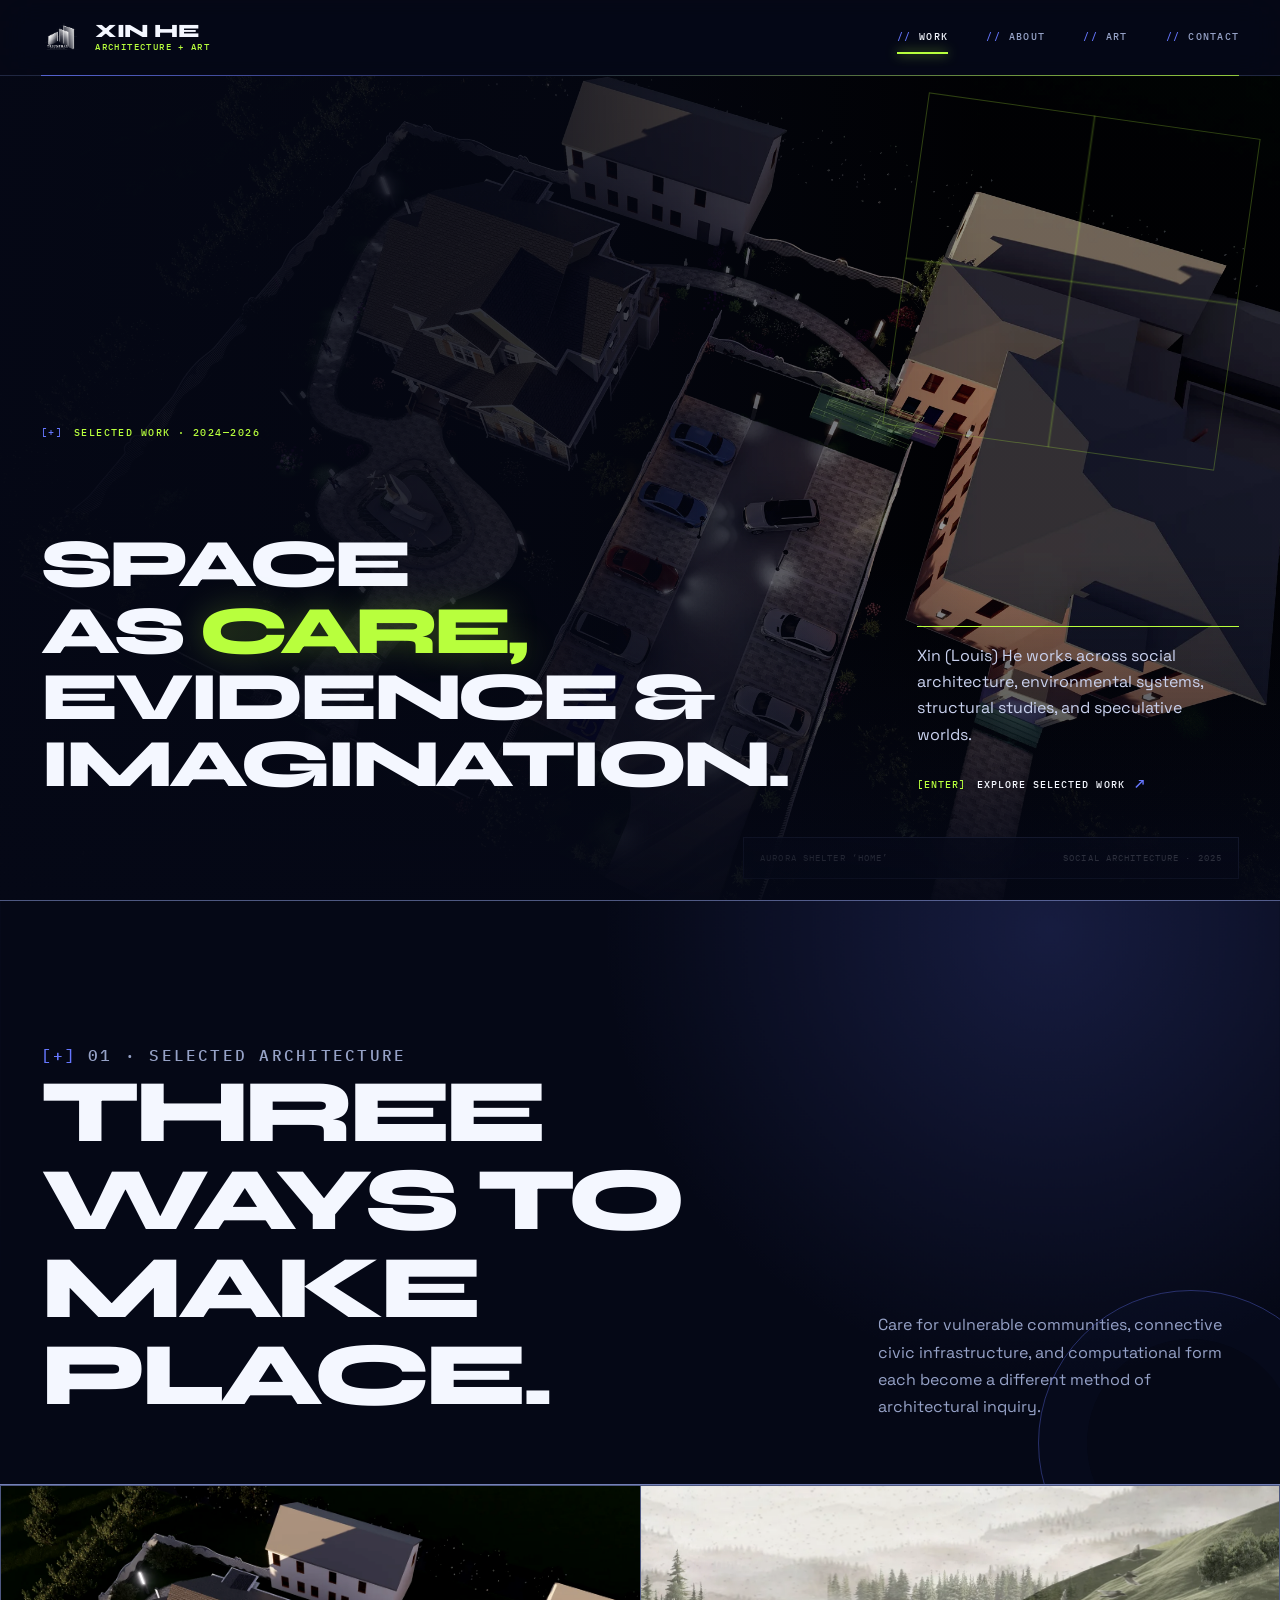
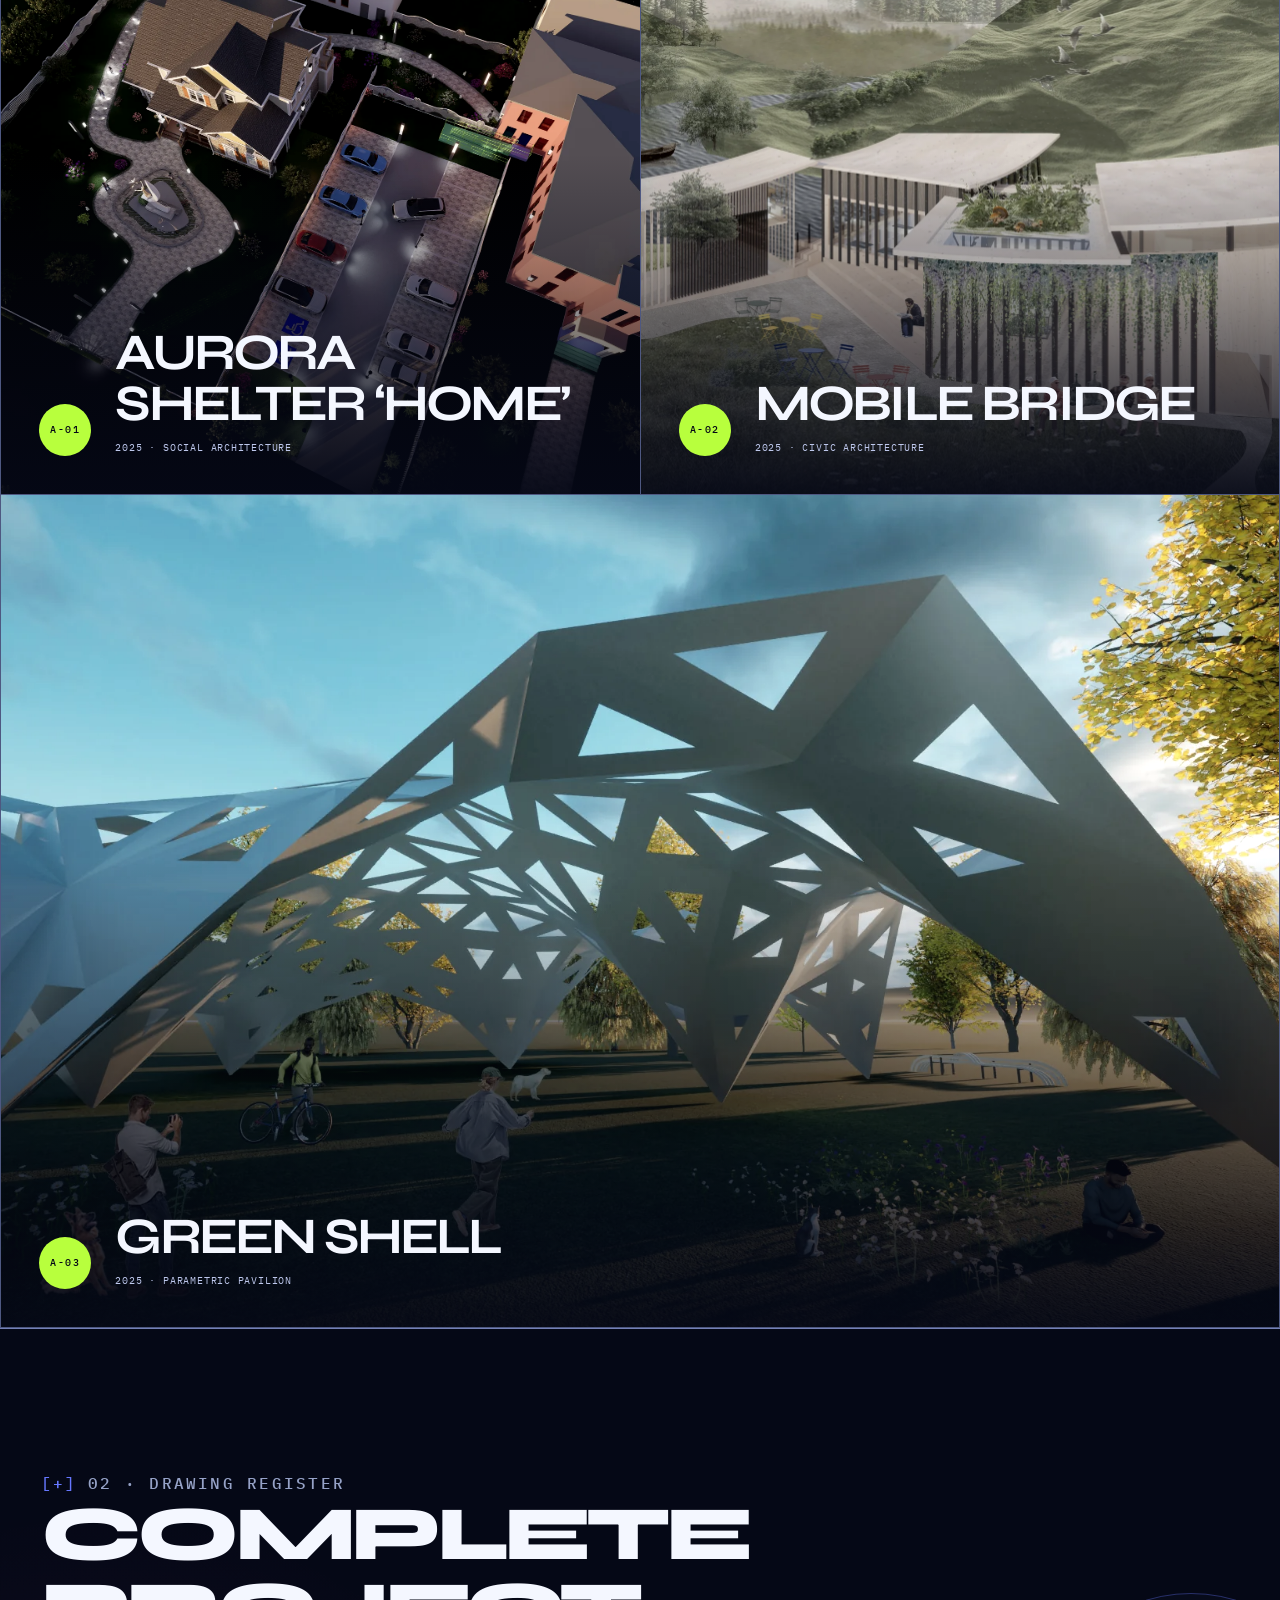
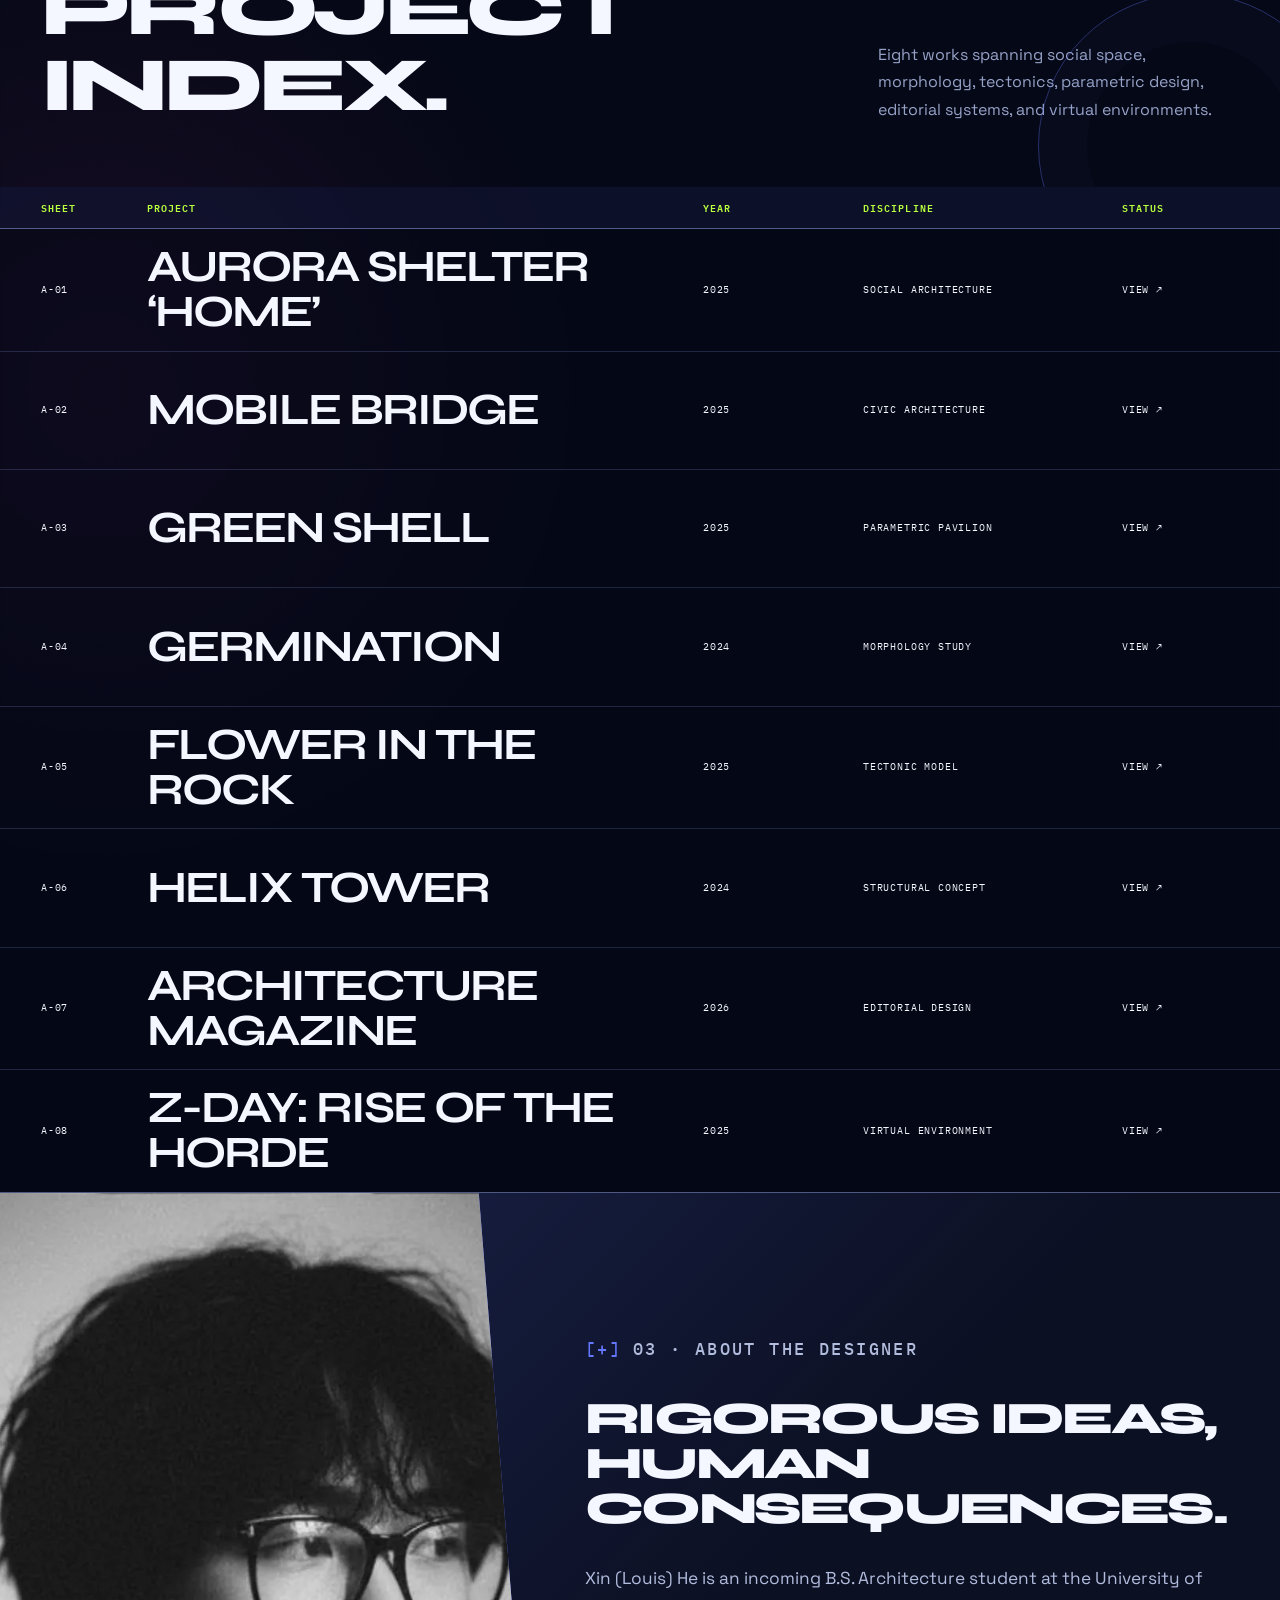
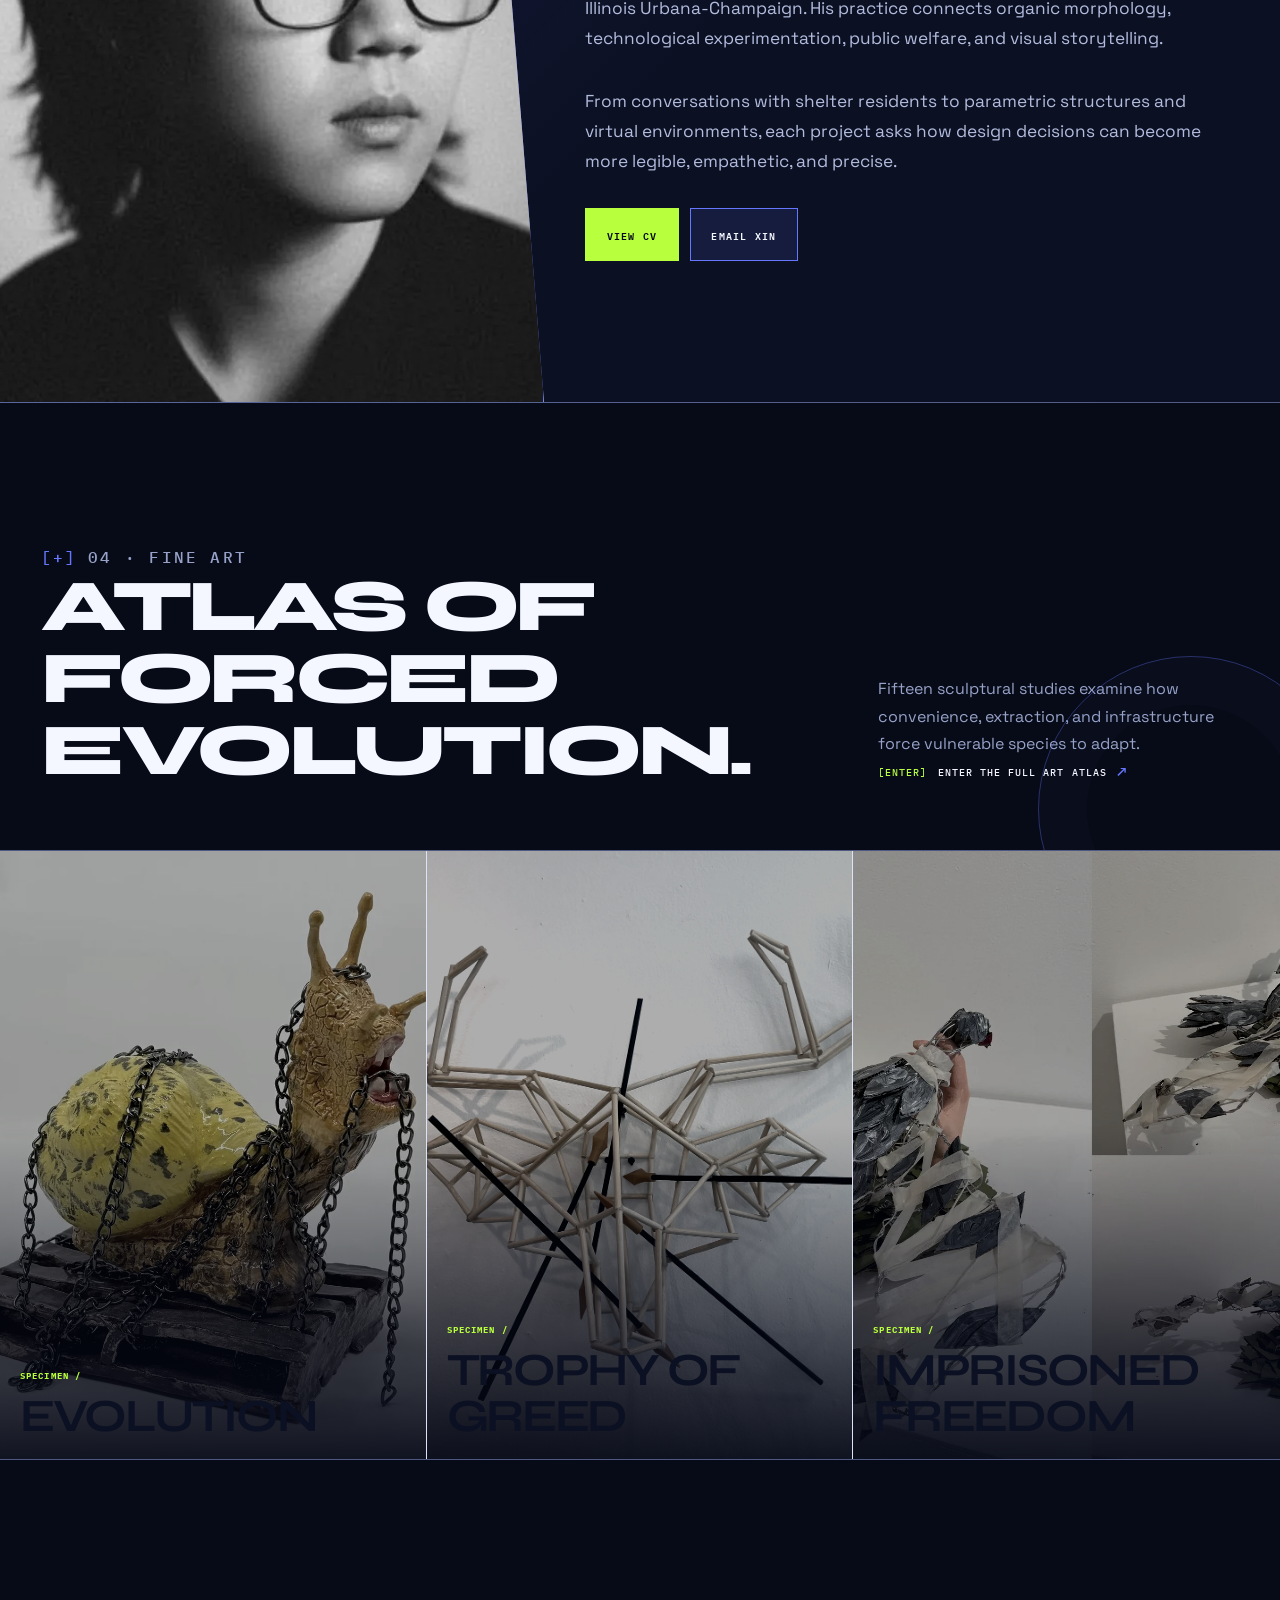
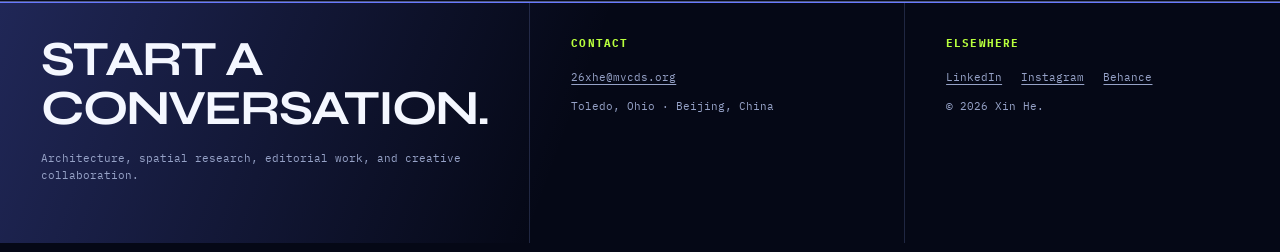
<file: index.html>
<!doctype html>
<html lang="en">
<head>
  <meta charset="utf-8">
  <meta name="viewport" content="width=device-width, initial-scale=1">
  <meta name="theme-color" content="#050816">
  <title>Xin He · Architecture + Art</title>
  <meta name="description" content="Selected architecture, spatial research, environmental art, and virtual environments by Xin Louis He.">
  <link rel="canonical" href="https://xin1012-hx.github.io/my-website-v2/">
  <link rel="icon" href="assets/images/favicon.png" type="image/png">
  <link rel="manifest" href="site.webmanifest">
  <link rel="preconnect" href="https://fonts.googleapis.com">
  <link rel="preconnect" href="https://fonts.gstatic.com" crossorigin>
  <link rel="stylesheet" href="assets/css/site.css?v=20260724-portrait">
  <link rel="stylesheet" href="assets/css/night.css?v=20260724-portrait">
  <meta property="og:type" content="website">
  <meta property="og:title" content="Xin He · Architecture + Art">
  <meta property="og:description" content="Selected architecture, spatial research, environmental art, and virtual environments by Xin Louis He.">
  <meta property="og:url" content="https://xin1012-hx.github.io/my-website-v2/">
  <meta property="og:image" content="https://xin1012-hx.github.io/my-website-v2/assets/images/og-night.png">
  <meta name="twitter:card" content="summary_large_image">
  <script type="application/ld+json">{"@context": "https://schema.org", "@type": "Person", "name": "Xin (Louis) He", "url": "https://xin1012-hx.github.io/my-website-v2/", "jobTitle": "Architecture student and designer", "sameAs": ["https://www.linkedin.com/in/xin-he-a198a2350/", "https://www.behance.net/xinhe53"]}</script>
  <script defer src="assets/js/site.js?v=20260724-wordfit"></script>
</head>
<body>
  <div class="site-shell">
    
    <a class="skip-link" href="#main">Skip to content</a>
    <header class="site-header">
      <a class="site-brand" href="index.html" aria-label="Xin He portfolio home">
        <img src="assets/images/logo.webp" alt="" width="1000" height="1000" loading="eager" decoding="async">
        <span class="brand-lockup">
          <span class="brand-name">Xin He</span>
          <span class="brand-discipline">Architecture + Art</span>
        </span>
      </a>
      <button class="menu-toggle" type="button" aria-label="Open navigation" aria-expanded="false" aria-controls="site-nav" data-menu-toggle><span></span></button>
      <nav class="site-nav" id="site-nav" aria-label="Primary navigation" data-navigation>
        <a href="index.html#work" aria-current="page">Work</a>
        <a href="index.html#about">About</a>
        <a href="art.html">Art</a>
        <a href="#contact">Contact</a>
      </nav>
    </header>
    
    <main id="main">
      
    <section class="hero" id="top">
      <div class="hero-copy">
        <div>
          <p class="eyebrow">Selected work · 2024—2026</p>
          <h1>Space as <em>care,</em> evidence & imagination.</h1>
        </div>
        <div class="hero-summary">
          <p>Xin (Louis) He works across social architecture, environmental systems, structural studies, and speculative worlds.</p>
          <a class="text-link" href="#work">Explore selected work</a>
        </div>
      </div>
      <a class="hero-visual" href="aurora-home.html" aria-label="View Aurora Shelter ‘Home’">
        <img src="assets/images/aurora-birdseye.webp" alt="A residential shelter environment shaped around safety, dignity, and a renewed sense of belonging." width="2200" height="1479" loading="eager" decoding="async" fetchpriority="high">
        <span class="hero-caption"><span>Aurora Shelter ‘Home’</span><span>Social Architecture · 2025</span></span>
      </a>
    </section>

    <section id="work">
      <div class="section-heading" data-reveal>
        <div>
          <p class="section-kicker">01 · Selected architecture</p>
          <h2>Three ways to make place.</h2>
        </div>
        <p>Care for vulnerable communities, connective civic infrastructure, and computational form each become a different method of architectural inquiry.</p>
      </div>
      <div class="featured-grid">
    <a class="project-card" href="aurora-home.html" data-reveal>
      <div class="project-card-media"><img src="assets/images/aurora-birdseye.webp" alt="A residential shelter environment shaped around safety, dignity, and a renewed sense of belonging." width="2200" height="1479" loading="lazy" decoding="async"></div>
      <div class="project-card-copy">
        <span class="project-number">A-01</span>
        <div>
          <h3>Aurora Shelter ‘Home’</h3>
          <div class="project-card-meta">2025 · Social Architecture</div>
        </div>
      </div>
    </a>
    
    <a class="project-card" href="tiny-library.html" data-reveal>
      <div class="project-card-media"><img src="assets/images/tiny-birdseye.webp" alt="A tiny library that connects river, park, and forest through a productive civic bridge." width="2200" height="1238" loading="lazy" decoding="async"></div>
      <div class="project-card-copy">
        <span class="project-number">A-02</span>
        <div>
          <h3>Mobile Bridge</h3>
          <div class="project-card-meta">2025 · Civic Architecture</div>
        </div>
      </div>
    </a>
    
    <a class="project-card" href="green-shell.html" data-reveal>
      <div class="project-card-media"><img src="assets/images/shell-render.webp" alt="A porous urban pavilion that turns a generative shell into shade, habitat, and public room." width="1920" height="1080" loading="lazy" decoding="async"></div>
      <div class="project-card-copy">
        <span class="project-number">A-03</span>
        <div>
          <h3>Green Shell</h3>
          <div class="project-card-meta">2025 · Parametric Pavilion</div>
        </div>
      </div>
    </a>
    </div>
    </section>

    <section id="archive">
      <div class="section-heading" data-reveal>
        <div>
          <p class="section-kicker">02 · Drawing register</p>
          <h2>Complete project index.</h2>
        </div>
        <p>Eight works spanning social space, morphology, tectonics, parametric design, editorial systems, and virtual environments.</p>
      </div>
      <div class="drawing-index">
        <div class="drawing-index-head"><span>Sheet</span><span>Project</span><span>Year</span><span>Discipline</span><span>Status</span></div>
        
    <a class="drawing-row" href="aurora-home.html">
      <span class="drawing-code">A-01</span>
      <span class="drawing-title">Aurora Shelter ‘Home’</span>
      <span class="drawing-meta">2025</span>
      <span class="drawing-meta">Social Architecture</span>
      <span class="drawing-meta">View ↗</span>
      <img src="assets/images/aurora-birdseye.webp" alt="" width="2200" height="1479" loading="lazy" decoding="async" class="drawing-preview">
    </a>
    
    <a class="drawing-row" href="tiny-library.html">
      <span class="drawing-code">A-02</span>
      <span class="drawing-title">Mobile Bridge</span>
      <span class="drawing-meta">2025</span>
      <span class="drawing-meta">Civic Architecture</span>
      <span class="drawing-meta">View ↗</span>
      <img src="assets/images/tiny-birdseye.webp" alt="" width="2200" height="1238" loading="lazy" decoding="async" class="drawing-preview">
    </a>
    
    <a class="drawing-row" href="green-shell.html">
      <span class="drawing-code">A-03</span>
      <span class="drawing-title">Green Shell</span>
      <span class="drawing-meta">2025</span>
      <span class="drawing-meta">Parametric Pavilion</span>
      <span class="drawing-meta">View ↗</span>
      <img src="assets/images/shell-render.webp" alt="" width="1920" height="1080" loading="lazy" decoding="async" class="drawing-preview">
    </a>
    
    <a class="drawing-row" href="germination.html">
      <span class="drawing-code">A-04</span>
      <span class="drawing-title">Germination</span>
      <span class="drawing-meta">2024</span>
      <span class="drawing-meta">Morphology Study</span>
      <span class="drawing-meta">View ↗</span>
      <img src="assets/images/germination-cover.webp" alt="" width="1280" height="1707" loading="lazy" decoding="async" class="drawing-preview">
    </a>
    
    <a class="drawing-row" href="flower-in-the-rock.html">
      <span class="drawing-code">A-05</span>
      <span class="drawing-title">Flower in the Rock</span>
      <span class="drawing-meta">2025</span>
      <span class="drawing-meta">Tectonic Model</span>
      <span class="drawing-meta">View ↗</span>
      <img src="assets/images/flower-rock-cover.webp" alt="" width="1079" height="1546" loading="lazy" decoding="async" class="drawing-preview">
    </a>
    
    <a class="drawing-row" href="helix-tower.html">
      <span class="drawing-code">A-06</span>
      <span class="drawing-title">Helix Tower</span>
      <span class="drawing-meta">2024</span>
      <span class="drawing-meta">Structural Concept</span>
      <span class="drawing-meta">View ↗</span>
      <img src="assets/images/helix-1.webp" alt="" width="1280" height="1707" loading="lazy" decoding="async" class="drawing-preview">
    </a>
    
    <a class="drawing-row" href="magazine-design.html">
      <span class="drawing-code">A-07</span>
      <span class="drawing-title">Architecture Magazine</span>
      <span class="drawing-meta">2026</span>
      <span class="drawing-meta">Editorial Design</span>
      <span class="drawing-meta">View ↗</span>
      <img src="assets/images/cover-chinese.webp" alt="" width="1300" height="860" loading="lazy" decoding="async" class="drawing-preview">
    </a>
    
    <a class="drawing-row" href="z-day.html">
      <span class="drawing-code">A-08</span>
      <span class="drawing-title">Z-Day: Rise of the Horde</span>
      <span class="drawing-meta">2025</span>
      <span class="drawing-meta">Virtual Environment</span>
      <span class="drawing-meta">View ↗</span>
      <img src="assets/images/z-day-camera.webp" alt="" width="1920" height="1080" loading="lazy" decoding="async" class="drawing-preview">
    </a>
    
      </div>
    </section>

    <section class="about-grid" id="about">
      <div class="about-portrait"><img src="assets/images/profile.webp" alt="Portrait of Xin Louis He" width="1024" height="1024" loading="lazy" decoding="async"></div>
      <div class="about-copy" data-reveal>
        <p class="section-kicker">03 · About the designer</p>
        <h2 class="about-title">Rigorous ideas, human consequences.</h2>
        <p>Xin (Louis) He is an incoming B.S. Architecture student at the University of Illinois Urbana-Champaign. His practice connects organic morphology, technological experimentation, public welfare, and visual storytelling.</p>
        <p>From conversations with shelter residents to parametric structures and virtual environments, each project asks how design decisions can become more legible, empathetic, and precise.</p>
        <div class="about-actions">
          <a class="button" href="assets/media/Xin_Louis_He_CV.pdf">View CV</a>
          <a class="button secondary" href="mailto:26xhe@mvcds.org">Email Xin</a>
        </div>
      </div>
    </section>

    <section class="art-teaser" id="art-preview">
      <div class="section-heading" data-reveal>
        <div>
          <p class="section-kicker">04 · Fine art</p>
          <h2>Atlas of Forced Evolution.</h2>
        </div>
        <div>
          <p>Fifteen sculptural studies examine how convenience, extraction, and infrastructure force vulnerable species to adapt.</p>
          <p><a class="text-link" href="art.html">Enter the full art atlas</a></p>
        </div>
      </div>
      <div class="art-strip">
        <a class="art-tile" href="art.html#art-1" data-reveal>
          <img src="assets/images/art-snail.webp" alt="Ceramic snail sculpture with human-like teeth and an iron chain" width="1600" height="1200" loading="lazy" decoding="async">
          <span>Evolution</span>
        </a>
        
        <a class="art-tile" href="art.html#art-9" data-reveal>
          <img src="assets/images/art-deer.webp" alt="Wireframe stag head pierced by multiple hunting arrows" width="1600" height="1359" loading="lazy" decoding="async">
          <span>Trophy of Greed</span>
        </a>
        
        <a class="art-tile" href="art.html#art-15" data-reveal>
          <img src="assets/images/art-eagle.webp" alt="Wire eagle held tightly by a large 3D-printed human hand" width="1600" height="1130" loading="lazy" decoding="async">
          <span>Imprisoned Freedom</span>
        </a>
        </div>
    </section>
    
    </main>
    
    <footer class="site-footer" id="contact">
      <section class="footer-block">
        <h2>Start a conversation.</h2>
        <p>Architecture, spatial research, editorial work, and creative collaboration.</p>
      </section>
      <section class="footer-block">
        <h3>Contact</h3>
        <p><a href="mailto:26xhe@mvcds.org">26xhe@mvcds.org</a></p>
        <p>Toledo, Ohio · Beijing, China</p>
      </section>
      <section class="footer-block">
        <h3>Elsewhere</h3>
        <div class="footer-links">
          <a href="https://www.linkedin.com/in/xin-he-a198a2350/" target="_blank">LinkedIn</a>
          <a href="https://www.instagram.com/xin521iloveu/" target="_blank">Instagram</a>
          <a href="https://www.behance.net/xinhe53" target="_blank">Behance</a>
        </div>
        <p>© <span data-current-year>2026</span> Xin He.</p>
      </section>
    </footer>
    
  </div>
</body>
</html>
</file>
<file: assets/css/site.css>
@import url('https://fonts.googleapis.com/css2?family=DM+Sans:wght@400;500;600&family=Instrument+Serif:ital@0;1&display=swap');

:root {
  --paper: #f3f1ec;
  --surface: #fffefa;
  --ink: #171716;
  --muted: #66625d;
  --line: rgba(23, 23, 22, 0.22);
  --line-strong: rgba(23, 23, 22, 0.72);
  --accent: #7b1113;
  --accent-soft: #eadbd7;
  --serif: 'Instrument Serif', Georgia, serif;
  --sans: 'DM Sans', Arial, sans-serif;
  --gutter: clamp(1rem, 3vw, 3rem);
  --section-space: clamp(4.5rem, 10vw, 9rem);
  --header-height: 5.4rem;
}

* {
  box-sizing: border-box;
}

html {
  scroll-behavior: smooth;
  background: var(--paper);
}

body {
  margin: 0;
  color: var(--ink);
  background:
    linear-gradient(90deg, transparent calc(100% - 1px), rgba(23, 23, 22, 0.035) 1px) 0 0 / 6.25vw 100%,
    var(--paper);
  font-family: var(--sans);
  font-size: 1rem;
  line-height: 1.6;
  overflow-x: clip;
  text-rendering: optimizeLegibility;
}

body.menu-open {
  overflow: hidden;
}

img,
video {
  display: block;
  max-width: 100%;
}

img {
  height: auto;
  background: #e9e6df;
}

a {
  color: inherit;
  text-decoration-thickness: 1px;
  text-underline-offset: 0.2em;
}

button,
a {
  -webkit-tap-highlight-color: transparent;
}

button {
  font: inherit;
}

:focus-visible {
  outline: 2px solid var(--accent);
  outline-offset: 4px;
}

::selection {
  color: var(--surface);
  background: var(--accent);
}

.skip-link {
  position: fixed;
  top: 0.75rem;
  left: 0.75rem;
  z-index: 1000;
  padding: 0.7rem 1rem;
  color: var(--surface);
  background: var(--ink);
  transform: translateY(-160%);
  transition: transform 160ms ease;
}

.skip-link:focus {
  transform: translateY(0);
}

.site-shell {
  width: min(100% - 2rem, 96rem);
  margin: 1rem auto;
  background: var(--surface);
  border: 1px solid var(--line-strong);
}

.site-header {
  position: sticky;
  top: 0;
  z-index: 100;
  min-height: var(--header-height);
  display: grid;
  grid-template-columns: minmax(13rem, 1fr) auto;
  align-items: center;
  gap: 2rem;
  padding: 0.9rem var(--gutter);
  background: color-mix(in srgb, var(--surface) 88%, transparent);
  border-bottom: 1px solid var(--line-strong);
  backdrop-filter: blur(16px);
}

.site-brand {
  display: inline-flex;
  align-items: center;
  gap: 0.85rem;
  width: fit-content;
  text-decoration: none;
}

.site-brand img {
  width: 2.8rem;
  height: 2.8rem;
  object-fit: contain;
  background: transparent;
}

.brand-lockup {
  display: grid;
  gap: 0.05rem;
}

.brand-name {
  font-family: var(--serif);
  font-size: clamp(1.25rem, 2vw, 1.75rem);
  line-height: 0.95;
  letter-spacing: 0.03em;
}

.brand-discipline {
  color: var(--muted);
  font-size: 0.58rem;
  font-weight: 600;
  line-height: 1;
  letter-spacing: 0.18em;
  text-transform: uppercase;
}

.site-nav {
  display: flex;
  align-items: center;
  gap: clamp(1rem, 2.8vw, 2.5rem);
}

.site-nav a {
  position: relative;
  font-size: 0.72rem;
  font-weight: 600;
  letter-spacing: 0.12em;
  text-decoration: none;
  text-transform: uppercase;
}

.site-nav a::after {
  position: absolute;
  right: 0;
  bottom: -0.35rem;
  left: 0;
  height: 1px;
  content: '';
  background: var(--accent);
  transform: scaleX(0);
  transform-origin: right;
  transition: transform 180ms ease;
}

.site-nav a:hover::after,
.site-nav a[aria-current='page']::after {
  transform: scaleX(1);
  transform-origin: left;
}

.menu-toggle {
  display: none;
  width: 2.75rem;
  height: 2.75rem;
  padding: 0;
  color: var(--ink);
  background: transparent;
  border: 1px solid var(--line-strong);
  cursor: pointer;
}

.menu-toggle span,
.menu-toggle::before,
.menu-toggle::after {
  display: block;
  width: 1.15rem;
  height: 1px;
  margin: 0.27rem auto;
  content: '';
  background: currentColor;
  transition: transform 180ms ease, opacity 180ms ease;
}

.menu-toggle[aria-expanded='true'] span {
  opacity: 0;
}

.menu-toggle[aria-expanded='true']::before {
  transform: translateY(0.35rem) rotate(45deg);
}

.menu-toggle[aria-expanded='true']::after {
  transform: translateY(-0.35rem) rotate(-45deg);
}

main > section,
main > header,
main > nav {
  scroll-margin-top: calc(var(--header-height) + 1.25rem);
}

.eyebrow,
.section-kicker,
.project-number {
  font-size: 0.68rem;
  font-weight: 600;
  letter-spacing: 0.16em;
  text-transform: uppercase;
}

.eyebrow,
.section-kicker {
  color: var(--accent);
}

.hero {
  display: grid;
  grid-template-columns: minmax(0, 0.9fr) minmax(0, 1.4fr);
  min-height: calc(100svh - var(--header-height) - 2rem);
  border-bottom: 1px solid var(--line-strong);
}

.hero-copy {
  display: flex;
  flex-direction: column;
  justify-content: space-between;
  gap: 4rem;
  padding: clamp(3rem, 7vw, 7.5rem) var(--gutter) 2rem;
  border-right: 1px solid var(--line-strong);
}

.hero h1 {
  max-width: 11ch;
  margin: 0;
  font-family: var(--serif);
  font-size: clamp(3.5rem, 7vw, 7.8rem);
  font-weight: 400;
  line-height: 0.88;
  letter-spacing: -0.035em;
}

.hero h1 em {
  color: var(--accent);
  font-weight: 400;
}

.hero-summary {
  max-width: 32rem;
}

.hero-summary p {
  margin: 0 0 1.4rem;
  color: var(--muted);
  font-size: clamp(1rem, 1.3vw, 1.2rem);
}

.text-link {
  display: inline-flex;
  align-items: center;
  gap: 0.75rem;
  width: fit-content;
  color: var(--ink);
  font-size: 0.74rem;
  font-weight: 600;
  letter-spacing: 0.12em;
  text-decoration: none;
  text-transform: uppercase;
}

.text-link::after {
  content: '↗';
  color: var(--accent);
  font-size: 1rem;
  transition: transform 180ms ease;
}

.text-link:hover::after {
  transform: translate(0.2rem, -0.2rem);
}

.hero-visual {
  position: relative;
  min-height: 34rem;
  overflow: hidden;
  background: var(--ink);
}

.hero-visual img {
  width: 100%;
  height: 100%;
  object-fit: cover;
  filter: saturate(0.78) contrast(1.03);
  transition: transform 800ms cubic-bezier(0.16, 1, 0.3, 1);
}

.hero-visual:hover img {
  transform: scale(1.018);
}

.hero-caption {
  position: absolute;
  right: 1rem;
  bottom: 1rem;
  left: 1rem;
  display: flex;
  justify-content: space-between;
  gap: 1rem;
  padding: 0.8rem 1rem;
  color: var(--surface);
  background: rgba(17, 17, 16, 0.7);
  font-size: 0.65rem;
  letter-spacing: 0.12em;
  text-transform: uppercase;
  backdrop-filter: blur(12px);
}

.section-heading {
  display: grid;
  grid-template-columns: 1fr minmax(18rem, 0.7fr);
  gap: 3rem;
  align-items: end;
  padding: var(--section-space) var(--gutter) clamp(2rem, 4vw, 4rem);
}

.section-heading h2,
.art-hero h1,
.project-hero h1,
.about-title {
  margin: 0;
  font-family: var(--serif);
  font-weight: 400;
  line-height: 0.95;
  letter-spacing: -0.025em;
}

.section-heading h2 {
  max-width: 11ch;
  font-size: clamp(3rem, 6vw, 6.5rem);
}

.section-heading p {
  max-width: 38rem;
  margin: 0;
  color: var(--muted);
}

.featured-grid {
  display: grid;
  grid-template-columns: repeat(12, 1fr);
  border-top: 1px solid var(--line-strong);
  border-bottom: 1px solid var(--line-strong);
}

.project-card {
  position: relative;
  grid-column: span 4;
  display: flex;
  flex-direction: column;
  min-width: 0;
  color: inherit;
  background: var(--surface);
  border-right: 1px solid var(--line-strong);
  text-decoration: none;
}

.project-card:last-child {
  border-right: 0;
}

.project-card-media {
  aspect-ratio: 4 / 3;
  overflow: hidden;
  background: #dedbd4;
}

.project-card-media img {
  width: 100%;
  height: 100%;
  object-fit: cover;
  transition: transform 500ms cubic-bezier(0.16, 1, 0.3, 1), filter 300ms ease;
}

.project-card:hover .project-card-media img {
  transform: scale(1.035);
  filter: saturate(0.75);
}

.project-card-copy {
  display: grid;
  grid-template-columns: auto 1fr;
  gap: 1.2rem;
  padding: 1.4rem;
}

.project-card h3 {
  margin: 0 0 0.35rem;
  font-family: var(--serif);
  font-size: clamp(1.65rem, 2.5vw, 2.7rem);
  font-weight: 400;
  line-height: 1;
}

.project-card-meta {
  color: var(--muted);
  font-size: 0.68rem;
  letter-spacing: 0.08em;
  text-transform: uppercase;
}

.drawing-index {
  border-bottom: 1px solid var(--line-strong);
}

.drawing-index-head,
.drawing-row {
  display: grid;
  grid-template-columns: 0.5fr 3fr 1.1fr 1.4fr 0.8fr;
  gap: 1rem;
  align-items: center;
}

.drawing-index-head {
  padding: 0.8rem var(--gutter);
  color: var(--muted);
  border-bottom: 1px solid var(--line-strong);
  font-size: 0.61rem;
  font-weight: 600;
  letter-spacing: 0.11em;
  text-transform: uppercase;
}

.drawing-row {
  position: relative;
  min-height: 6.6rem;
  padding: 1rem var(--gutter);
  overflow: hidden;
  color: inherit;
  border-bottom: 1px solid var(--line);
  text-decoration: none;
  transition: color 180ms ease, background 180ms ease;
}

.drawing-row:last-child {
  border-bottom: 0;
}

.drawing-row:hover {
  color: var(--surface);
  background: var(--ink);
}

.drawing-title {
  position: relative;
  z-index: 1;
  font-family: var(--serif);
  font-size: clamp(1.7rem, 3vw, 3.25rem);
  line-height: 1;
}

.drawing-meta,
.drawing-code {
  position: relative;
  z-index: 1;
  font-size: 0.7rem;
  letter-spacing: 0.08em;
  text-transform: uppercase;
}

.drawing-preview {
  position: absolute;
  top: 50%;
  right: clamp(1rem, 5vw, 6rem);
  z-index: 0;
  width: clamp(8rem, 16vw, 15rem);
  aspect-ratio: 16 / 10;
  object-fit: cover;
  opacity: 0;
  transform: translateY(-46%) rotate(2deg);
  transition: opacity 180ms ease, transform 300ms cubic-bezier(0.16, 1, 0.3, 1);
}

.drawing-row:hover .drawing-preview {
  opacity: 0.62;
  transform: translateY(-50%) rotate(-1deg);
}

.about-grid {
  display: grid;
  grid-template-columns: minmax(18rem, 0.75fr) 1.25fr;
  border-bottom: 1px solid var(--line-strong);
}

.about-portrait {
  position: relative;
  min-height: 38rem;
  overflow: hidden;
  background: var(--ink);
  border-right: 1px solid var(--line-strong);
}

.about-portrait img {
  width: 100%;
  height: 100%;
  object-fit: cover;
  filter: none;
}

.about-copy {
  display: flex;
  flex-direction: column;
  justify-content: center;
  gap: 2rem;
  padding: var(--section-space) var(--gutter);
}

.about-title {
  max-width: 12ch;
  font-size: clamp(3rem, 5vw, 5.75rem);
}

.about-copy p {
  max-width: 43rem;
  margin: 0;
  color: var(--muted);
  font-size: clamp(1rem, 1.35vw, 1.18rem);
}

.about-actions {
  display: flex;
  flex-wrap: wrap;
  gap: 0.75rem;
}

.button {
  display: inline-flex;
  align-items: center;
  justify-content: center;
  min-height: 3rem;
  padding: 0.75rem 1.1rem;
  color: var(--surface);
  background: var(--ink);
  border: 1px solid var(--ink);
  font-size: 0.68rem;
  font-weight: 600;
  letter-spacing: 0.12em;
  text-decoration: none;
  text-transform: uppercase;
  transition: color 180ms ease, background 180ms ease;
}

.button:hover {
  color: var(--ink);
  background: transparent;
}

.button.secondary {
  color: var(--ink);
  background: transparent;
}

.button.secondary:hover {
  color: var(--surface);
  background: var(--accent);
  border-color: var(--accent);
}

.art-teaser {
  padding-bottom: var(--section-space);
  border-bottom: 1px solid var(--line-strong);
}

.art-strip {
  display: grid;
  grid-template-columns: repeat(3, 1fr);
  gap: 1px;
  background: var(--line-strong);
  border-top: 1px solid var(--line-strong);
  border-bottom: 1px solid var(--line-strong);
}

.art-tile {
  position: relative;
  min-height: 25rem;
  overflow: hidden;
  color: var(--surface);
  background: var(--ink);
  text-decoration: none;
}

.art-tile img {
  width: 100%;
  height: 100%;
  object-fit: cover;
  filter: saturate(0.7) brightness(0.82);
  transition: transform 600ms cubic-bezier(0.16, 1, 0.3, 1), filter 300ms ease;
}

.art-tile:hover img {
  transform: scale(1.04);
  filter: saturate(0.95) brightness(0.7);
}

.art-tile > span {
  position: absolute;
  right: 1.25rem;
  bottom: 1.25rem;
  left: 1.25rem;
  font-family: var(--serif);
  font-size: clamp(1.8rem, 3vw, 3rem);
}

.site-footer {
  display: grid;
  grid-template-columns: 1.2fr 1fr 1fr;
  background: var(--ink);
  color: var(--surface);
}

.footer-block {
  min-height: 12rem;
  padding: 2rem var(--gutter);
  border-right: 1px solid rgba(255, 255, 255, 0.22);
}

.footer-block:last-child {
  border-right: 0;
}

.footer-block h2,
.footer-block h3 {
  margin: 0 0 1rem;
  font-family: var(--serif);
  font-size: 1.8rem;
  font-weight: 400;
}

.footer-block p,
.footer-block a {
  color: rgba(255, 255, 255, 0.72);
  font-size: 0.78rem;
}

.footer-links {
  display: flex;
  flex-wrap: wrap;
  gap: 0.75rem 1.2rem;
}

.footer-links a:hover {
  color: #fff;
}

.project-hero {
  display: grid;
  grid-template-columns: minmax(0, 0.82fr) minmax(0, 1.18fr);
  border-bottom: 1px solid var(--line-strong);
}

.project-hero-copy {
  display: flex;
  flex-direction: column;
  justify-content: space-between;
  gap: 5rem;
  min-height: 35rem;
  padding: clamp(3rem, 7vw, 7rem) var(--gutter) 2rem;
  border-right: 1px solid var(--line-strong);
}

.project-hero h1 {
  max-width: 12ch;
  font-size: clamp(3.5rem, 7vw, 7rem);
}

.project-deck {
  max-width: 38rem;
  margin: 1.5rem 0 0;
  color: var(--muted);
  font-size: clamp(1rem, 1.4vw, 1.25rem);
}

.project-hero-media {
  min-height: 35rem;
  background: #dedbd4;
}

.project-hero-media img {
  width: 100%;
  height: 100%;
  object-fit: cover;
}

.project-facts {
  display: grid;
  grid-template-columns: repeat(4, 1fr);
  border-bottom: 1px solid var(--line-strong);
}

.project-fact {
  min-height: 7.5rem;
  padding: 1.25rem var(--gutter);
  border-right: 1px solid var(--line);
}

.project-fact:last-child {
  border-right: 0;
}

.project-fact dt {
  margin-bottom: 0.65rem;
  color: var(--accent);
  font-size: 0.61rem;
  font-weight: 600;
  letter-spacing: 0.13em;
  text-transform: uppercase;
}

.project-fact dd {
  margin: 0;
  font-family: var(--serif);
  font-size: 1.35rem;
  line-height: 1.1;
}

.project-story {
  display: grid;
  grid-template-columns: minmax(14rem, 0.6fr) minmax(0, 1.4fr);
  gap: clamp(2rem, 7vw, 8rem);
  padding: var(--section-space) var(--gutter);
  border-bottom: 1px solid var(--line-strong);
}

.project-story h2 {
  position: sticky;
  top: calc(var(--header-height) + 2rem);
  align-self: start;
  margin: 0;
  font-family: var(--serif);
  font-size: clamp(2.5rem, 4.8vw, 5rem);
  font-weight: 400;
  line-height: 0.96;
}

.story-copy {
  max-width: 50rem;
}

.story-copy p {
  margin: 0 0 1.35rem;
  color: #373431;
  font-size: clamp(1rem, 1.35vw, 1.2rem);
  line-height: 1.85;
}

.project-gallery {
  display: grid;
  grid-template-columns: repeat(2, minmax(0, 1fr));
  gap: 1px;
  background: var(--line-strong);
  border-bottom: 1px solid var(--line-strong);
}

.gallery-figure {
  margin: 0;
  padding: clamp(0.75rem, 1.5vw, 1.5rem);
  background: var(--surface);
}

.gallery-figure.wide {
  grid-column: 1 / -1;
}

.gallery-button {
  display: block;
  width: 100%;
  padding: 0;
  overflow: hidden;
  background: #dedbd4;
  border: 0;
  cursor: zoom-in;
}

.gallery-button img {
  width: 100%;
  max-height: 78vh;
  object-fit: contain;
  transition: transform 420ms cubic-bezier(0.16, 1, 0.3, 1);
}

.gallery-button:hover img {
  transform: scale(1.012);
}

.gallery-figure figcaption {
  display: flex;
  justify-content: space-between;
  gap: 1rem;
  padding-top: 0.75rem;
  color: var(--muted);
  font-size: 0.67rem;
  letter-spacing: 0.08em;
  text-transform: uppercase;
}

.project-video {
  grid-column: 1 / -1;
  padding: clamp(0.75rem, 1.5vw, 1.5rem);
  background: var(--surface);
}

.project-video video {
  width: 100%;
  max-height: 80vh;
  background: #000;
}

.project-video figcaption {
  padding-top: 0.75rem;
  color: var(--muted);
  font-size: 0.67rem;
  letter-spacing: 0.08em;
  text-transform: uppercase;
}

.next-project {
  display: grid;
  grid-template-columns: auto 1fr auto;
  gap: 2rem;
  align-items: center;
  min-height: 12rem;
  padding: 2rem var(--gutter);
  text-decoration: none;
  transition: color 180ms ease, background 180ms ease;
}

.next-project:hover {
  color: var(--surface);
  background: var(--accent);
}

.next-project strong {
  font-family: var(--serif);
  font-size: clamp(2rem, 5vw, 5rem);
  font-weight: 400;
  line-height: 1;
}

.next-project > span {
  font-size: 0.66rem;
  font-weight: 600;
  letter-spacing: 0.13em;
  text-transform: uppercase;
}

.lightbox {
  width: min(96vw, 92rem);
  max-width: none;
  max-height: 94vh;
  padding: 0;
  overflow: hidden;
  color: #fff;
  background: #0c0c0c;
  border: 1px solid rgba(255, 255, 255, 0.3);
}

.lightbox::backdrop {
  background: rgba(0, 0, 0, 0.9);
  backdrop-filter: blur(5px);
}

.lightbox-inner {
  display: grid;
  grid-template-rows: auto 1fr auto;
  max-height: 94vh;
}

.lightbox-toolbar {
  display: flex;
  justify-content: space-between;
  align-items: center;
  padding: 0.7rem 0.9rem;
  border-bottom: 1px solid rgba(255, 255, 255, 0.2);
}

.lightbox-title {
  font-size: 0.68rem;
  letter-spacing: 0.12em;
  text-transform: uppercase;
}

.lightbox-close {
  width: 2.5rem;
  height: 2.5rem;
  color: #fff;
  background: transparent;
  border: 1px solid rgba(255, 255, 255, 0.4);
  cursor: pointer;
}

.lightbox img {
  width: 100%;
  height: 100%;
  max-height: calc(94vh - 7rem);
  object-fit: contain;
  background: #0c0c0c;
}

.lightbox-caption {
  min-height: 2.8rem;
  margin: 0;
  padding: 0.7rem 0.9rem;
  color: rgba(255, 255, 255, 0.7);
  border-top: 1px solid rgba(255, 255, 255, 0.2);
  font-size: 0.75rem;
}

.art-hero {
  display: grid;
  grid-template-columns: 1fr 1fr;
  gap: clamp(2rem, 8vw, 9rem);
  align-items: end;
  padding: var(--section-space) var(--gutter);
  border-bottom: 1px solid var(--line-strong);
}

.art-hero h1 {
  max-width: 9ch;
  font-size: clamp(4rem, 8vw, 8rem);
}

.art-hero-copy p {
  max-width: 42rem;
  margin: 0 0 1rem;
  color: var(--muted);
  font-size: clamp(1rem, 1.3vw, 1.18rem);
}

.art-grid {
  display: grid;
  grid-template-columns: repeat(3, minmax(0, 1fr));
  gap: 1px;
  background: var(--line-strong);
  border-bottom: 1px solid var(--line-strong);
}

.artwork-card {
  display: flex;
  flex-direction: column;
  min-width: 0;
  padding: clamp(1rem, 2vw, 2rem);
  background: var(--surface);
}

.artwork-card:nth-child(5n + 1) {
  grid-column: span 2;
}

.artwork-card .gallery-button {
  aspect-ratio: 4 / 3;
}

.artwork-card img {
  width: 100%;
  height: 100%;
  object-fit: contain;
}

.artwork-card h2 {
  margin: 1.2rem 0 0.45rem;
  font-family: var(--serif);
  font-size: clamp(1.7rem, 2.6vw, 2.8rem);
  font-weight: 400;
  line-height: 1;
}

.artwork-meta {
  margin: 0 0 0.9rem;
  color: var(--accent);
  font-size: 0.64rem;
  letter-spacing: 0.07em;
  text-transform: uppercase;
}

.artwork-description {
  margin: auto 0 0;
  color: var(--muted);
  font-size: 0.82rem;
}

.not-found {
  display: grid;
  place-items: center;
  min-height: calc(100svh - var(--header-height) - 2rem);
  padding: var(--section-space) var(--gutter);
  text-align: center;
}

.not-found strong {
  display: block;
  color: var(--accent-soft);
  font-family: var(--serif);
  font-size: clamp(8rem, 26vw, 24rem);
  font-weight: 400;
  line-height: 0.65;
}

.not-found h1 {
  margin: 1rem 0;
  font-family: var(--serif);
  font-size: clamp(2.8rem, 6vw, 6rem);
  font-weight: 400;
}

.not-found p {
  max-width: 35rem;
  margin: 0 auto 2rem;
  color: var(--muted);
}

[data-reveal] {
  opacity: 1;
  transform: none;
}

.reveal-ready [data-reveal] {
  opacity: 0;
  transform: translateY(1.25rem);
  transition: opacity 600ms cubic-bezier(0.16, 1, 0.3, 1), transform 600ms cubic-bezier(0.16, 1, 0.3, 1);
}

.reveal-ready [data-reveal].is-visible {
  opacity: 1;
  transform: none;
}

@media (max-width: 960px) {
  :root {
    --header-height: 4.8rem;
  }

  .site-shell {
    width: min(100% - 1rem, 96rem);
    margin: 0.5rem auto;
  }

  .hero,
  .project-hero {
    grid-template-columns: 1fr;
  }

  .hero-copy,
  .project-hero-copy {
    min-height: auto;
    border-right: 0;
    border-bottom: 1px solid var(--line-strong);
  }

  .hero-visual,
  .project-hero-media {
    min-height: 32rem;
  }

  .project-card {
    grid-column: span 6;
  }

  .project-card:nth-child(2) {
    border-right: 0;
  }

  .project-card:last-child {
    grid-column: 1 / -1;
    display: grid;
    grid-template-columns: 1fr 1fr;
    border-top: 1px solid var(--line-strong);
  }

  .section-heading,
  .art-hero {
    grid-template-columns: 1fr;
  }

  .about-grid {
    grid-template-columns: 0.8fr 1.2fr;
  }

  .art-grid {
    grid-template-columns: repeat(2, minmax(0, 1fr));
  }

  .artwork-card:nth-child(5n + 1) {
    grid-column: auto;
  }
}

@media (max-width: 720px) {
  :root {
    --header-height: 4.5rem;
    --gutter: 1rem;
    --section-space: 4rem;
  }

  body {
    background-image: none;
  }

  .site-header {
    grid-template-columns: 1fr auto;
    gap: 0.75rem;
    min-height: var(--header-height);
  }

  .site-brand img {
    width: 2.3rem;
    height: 2.3rem;
  }

  .brand-name {
    font-size: 1.25rem;
  }

  .menu-toggle {
    display: block;
  }

  .site-nav {
    position: fixed;
    top: calc(var(--header-height) + 0.5rem);
    right: 0.5rem;
    left: 0.5rem;
    z-index: 90;
    display: grid;
    gap: 0;
    color: var(--surface);
    background: var(--ink);
    border-bottom: 1px solid var(--line-strong);
    opacity: 0;
    pointer-events: none;
    transform: translateY(-0.6rem);
    transition: opacity 180ms ease, transform 180ms ease;
  }

  .site-nav.is-open {
    opacity: 1;
    pointer-events: auto;
    transform: none;
  }

  .site-nav a {
    padding: 1.1rem var(--gutter);
    border-bottom: 1px solid rgba(255, 255, 255, 0.2);
    font-size: 0.75rem;
  }

  .site-nav a::after {
    display: none;
  }

  .hero {
    min-height: auto;
  }

  .hero-copy {
    gap: 3rem;
    padding-top: 4rem;
  }

  .hero h1 {
    font-size: clamp(3.65rem, 18vw, 5.5rem);
  }

  .hero-visual,
  .project-hero-media {
    min-height: 25rem;
  }

  .hero-caption {
    align-items: flex-end;
    font-size: 0.56rem;
  }

  .section-heading {
    gap: 1.5rem;
  }

  .project-card,
  .project-card:last-child {
    grid-column: 1 / -1;
    display: flex;
    border-right: 0;
    border-top: 0;
    border-bottom: 1px solid var(--line-strong);
  }

  .project-card:last-child {
    border-bottom: 0;
  }

  .drawing-index-head {
    display: none;
  }

  .drawing-row {
    grid-template-columns: auto 1fr auto;
    gap: 0.8rem;
    min-height: 7rem;
  }

  .drawing-code {
    grid-row: 1 / 3;
  }

  .drawing-title {
    grid-column: 2;
  }

  .drawing-row .drawing-meta:nth-of-type(3) {
    grid-column: 2;
    grid-row: 2;
  }

  .drawing-row .drawing-meta:nth-of-type(n + 4),
  .drawing-preview {
    display: none;
  }

  .drawing-title {
    font-size: 1.7rem;
  }

  .about-grid {
    grid-template-columns: 1fr;
  }

  .about-portrait {
    min-height: 30rem;
    border-right: 0;
    border-bottom: 1px solid var(--line-strong);
  }

  .about-copy {
    padding: var(--section-space) var(--gutter);
  }

  .art-strip,
  .art-grid {
    grid-template-columns: 1fr;
  }

  .art-tile {
    min-height: 25rem;
  }

  .site-footer {
    grid-template-columns: 1fr;
  }

  .footer-block {
    min-height: auto;
    border-right: 0;
    border-bottom: 1px solid rgba(255, 255, 255, 0.22);
  }

  .project-hero-copy {
    gap: 3rem;
    padding-top: 4rem;
  }

  .project-hero h1 {
    font-size: clamp(3.4rem, 17vw, 5.5rem);
  }

  .project-facts {
    grid-template-columns: repeat(2, 1fr);
  }

  .project-fact:nth-child(2) {
    border-right: 0;
  }

  .project-fact:nth-child(-n + 2) {
    border-bottom: 1px solid var(--line);
  }

  .project-story {
    grid-template-columns: 1fr;
    gap: 2rem;
  }

  .project-story h2 {
    position: static;
  }

  .story-copy p {
    text-align: left;
  }

  .project-gallery {
    grid-template-columns: 1fr;
  }

  .gallery-figure.wide,
  .project-video {
    grid-column: auto;
  }

  .next-project {
    grid-template-columns: 1fr auto;
    gap: 1rem;
  }

  .next-project > span:first-child {
    grid-column: 1 / -1;
  }

  .artwork-card:nth-child(5n + 1) {
    grid-column: auto;
  }
}

@media (prefers-reduced-motion: reduce) {
  *,
  *::before,
  *::after {
    scroll-behavior: auto !important;
    animation-duration: 0.01ms !important;
    animation-iteration-count: 1 !important;
    transition-duration: 0.01ms !important;
  }

  [data-reveal] {
    opacity: 1 !important;
    transform: none !important;
  }
}

@media (prefers-contrast: more) {
  :root {
    --line: rgba(23, 23, 22, 0.55);
    --line-strong: #171716;
  }
}

@media print {
  .site-header,
  .menu-toggle,
  .lightbox,
  .site-footer {
    display: none !important;
  }

  .site-shell {
    width: 100%;
    margin: 0;
    border: 0;
  }
}

@view-transition {
  navigation: auto;
}
</file>
<file: assets/css/night.css>
@import url('https://fonts.googleapis.com/css2?family=IBM+Plex+Mono:wght@400;500;600&family=Space+Grotesk:wght@400;500;600;700&family=Syne:wght@600;700;800&display=swap');

:root {
  --paper: #050816;
  --surface: #0b1023;
  --ink: #f4f7ff;
  --muted: #96a2c7;
  --line: rgba(133, 151, 224, 0.22);
  --line-strong: rgba(151, 168, 235, 0.5);
  --accent: #b8ff3d;
  --accent-soft: rgba(184, 255, 61, 0.14);
  --signal: #6677ff;
  --signal-hot: #ff4fd8;
  --serif: 'Syne', Arial, sans-serif;
  --sans: 'Space Grotesk', Arial, sans-serif;
  --mono: 'IBM Plex Mono', Consolas, monospace;
  --gutter: clamp(1rem, 3.2vw, 3.75rem);
  --section-space: clamp(5rem, 11vw, 10rem);
  --header-height: 4.75rem;
}

html {
  color-scheme: dark;
  background: var(--paper);
}

body {
  position: relative;
  color: var(--ink);
  background:
    radial-gradient(circle at 82% 14%, rgba(102, 119, 255, 0.18), transparent 28rem),
    radial-gradient(circle at 8% 54%, rgba(255, 79, 216, 0.08), transparent 30rem),
    var(--paper);
  font-family: var(--sans);
}

body::before {
  position: fixed;
  inset: 0;
  z-index: -1;
  pointer-events: none;
  content: '';
  background-image:
    linear-gradient(rgba(118, 137, 218, 0.055) 1px, transparent 1px),
    linear-gradient(90deg, rgba(118, 137, 218, 0.055) 1px, transparent 1px);
  background-size: 4rem 4rem;
  mask-image: linear-gradient(to bottom, #000, transparent 78%);
}

img {
  background: #080c1a;
}

a {
  text-underline-offset: 0.3em;
}

:focus-visible {
  outline: 2px solid var(--accent);
  outline-offset: 5px;
}

::selection {
  color: #050816;
  background: var(--accent);
}

.skip-link {
  color: #050816;
  background: var(--accent);
  border: 1px solid #050816;
  font-family: var(--mono);
  font-size: 0.72rem;
  letter-spacing: 0.08em;
  text-transform: uppercase;
}

.site-shell {
  width: 100%;
  max-width: none;
  margin: 0;
  overflow: clip;
  background: transparent;
  border: 0;
}

.site-header {
  min-height: var(--header-height);
  padding: 0.65rem var(--gutter);
  color: var(--ink);
  background: rgba(5, 8, 22, 0.8);
  border-bottom: 1px solid var(--line);
  backdrop-filter: blur(22px) saturate(135%);
}

.site-header::after {
  position: absolute;
  right: var(--gutter);
  bottom: -1px;
  left: var(--gutter);
  height: 1px;
  content: '';
  background: linear-gradient(90deg, var(--signal), transparent 42%, var(--accent));
  opacity: 0.75;
}

.site-brand {
  gap: 0.8rem;
}

.site-brand img {
  width: 2.6rem;
  height: 2.6rem;
  filter: invert(1) hue-rotate(180deg) brightness(1.35);
}

.brand-lockup {
  gap: 0.12rem;
}

.brand-name {
  font-family: var(--serif);
  font-size: 1.18rem;
  font-weight: 800;
  letter-spacing: -0.03em;
  text-transform: uppercase;
}

.brand-discipline {
  color: var(--accent);
  font-family: var(--mono);
  font-size: 0.54rem;
  font-weight: 500;
  letter-spacing: 0.16em;
}

.site-nav {
  gap: clamp(1.2rem, 3vw, 3.4rem);
}

.site-nav a {
  color: var(--muted);
  font-family: var(--mono);
  font-size: 0.64rem;
  font-weight: 500;
  letter-spacing: 0.12em;
}

.site-nav a::before {
  margin-right: 0.5rem;
  color: var(--signal);
  content: '//';
}

.site-nav a::after {
  height: 2px;
  bottom: -0.5rem;
  background: var(--accent);
  box-shadow: 0 0 12px rgba(184, 255, 61, 0.8);
}

.site-nav a:hover,
.site-nav a[aria-current='page'] {
  color: var(--ink);
}

.menu-toggle {
  color: var(--ink);
  background: rgba(102, 119, 255, 0.12);
  border-color: var(--signal);
}

.menu-toggle span,
.menu-toggle::before,
.menu-toggle::after {
  height: 2px;
}

.eyebrow,
.section-kicker,
.project-number {
  width: fit-content;
  color: var(--accent);
  font-family: var(--mono);
  font-size: 0.65rem;
  font-weight: 500;
  letter-spacing: 0.14em;
}

.eyebrow::before,
.section-kicker::before {
  margin-right: 0.65rem;
  color: var(--signal);
  content: '[+]';
}

.hero {
  position: relative;
  display: block;
  min-height: calc(100svh - var(--header-height));
  overflow: hidden;
  isolation: isolate;
  border-bottom: 1px solid var(--line-strong);
}

.hero::before {
  position: absolute;
  inset: 0;
  z-index: 1;
  pointer-events: none;
  content: '';
  background:
    linear-gradient(90deg, rgba(5, 8, 22, 0.96) 0%, rgba(5, 8, 22, 0.74) 44%, rgba(5, 8, 22, 0.14) 77%),
    linear-gradient(0deg, rgba(5, 8, 22, 0.92), transparent 42%);
}

.hero::after {
  position: absolute;
  top: 2.4rem;
  right: var(--gutter);
  z-index: 3;
  width: min(26vw, 23rem);
  aspect-ratio: 1;
  pointer-events: none;
  content: '';
  border: 1px solid rgba(184, 255, 61, 0.38);
  background:
    linear-gradient(90deg, transparent 49.5%, rgba(184, 255, 61, 0.32) 50%, transparent 50.5%),
    linear-gradient(transparent 49.5%, rgba(184, 255, 61, 0.32) 50%, transparent 50.5%);
  transform: rotate(8deg);
  opacity: 0.65;
}

.hero-copy {
  position: relative;
  z-index: 2;
  display: grid;
  grid-template-columns: minmax(0, 1.3fr) minmax(18rem, 0.55fr);
  gap: clamp(3rem, 9vw, 10rem);
  align-items: end;
  min-height: calc(100svh - var(--header-height));
  padding: clamp(5rem, 11vw, 9rem) var(--gutter) clamp(6rem, 8vw, 8rem);
  border: 0;
}

.hero-copy > *,
.project-hero-copy > *,
.project-card-copy > * {
  min-width: 0;
}

.hero h1 {
  width: 100%;
  max-width: 100%;
  margin-top: clamp(2rem, 10vh, 7rem);
  font-family: var(--serif);
  font-size: clamp(4.25rem, 5.3vw, 8rem);
  font-weight: 800;
  line-height: 0.98;
  letter-spacing: -0.06em;
  overflow-wrap: normal;
  text-transform: uppercase;
  text-wrap: balance;
}

.hero h1 em {
  color: var(--accent);
  font-style: normal;
  font-weight: inherit;
  text-shadow: 0 0 32px rgba(184, 255, 61, 0.26);
}

.hero-summary {
  max-width: 27rem;
  padding-top: 1rem;
  border-top: 1px solid var(--accent);
}

.hero-summary p {
  color: #cad2ef;
  font-size: clamp(0.95rem, 1.25vw, 1.12rem);
  line-height: 1.65;
}

.hero-visual {
  position: absolute;
  inset: 0;
  z-index: 0;
  min-height: 0;
  background: #050816;
}

.hero-visual img {
  width: 100%;
  height: 100%;
  object-fit: cover;
  object-position: center;
  filter: saturate(0.65) contrast(1.15) brightness(0.72) hue-rotate(7deg);
  transform: scale(1.025);
  transition: transform 1.2s cubic-bezier(0.16, 1, 0.3, 1), filter 500ms ease;
}

.hero-visual:hover img {
  filter: saturate(0.9) contrast(1.12) brightness(0.78);
  transform: scale(1.055);
}

.hero-caption {
  right: var(--gutter);
  bottom: 1.3rem;
  left: auto;
  z-index: 4;
  width: min(31rem, calc(100% - 2rem));
  color: var(--ink);
  background: rgba(11, 16, 35, 0.74);
  border: 1px solid var(--line-strong);
  font-family: var(--mono);
  font-size: 0.58rem;
  backdrop-filter: blur(18px);
}

.text-link {
  gap: 0.65rem;
  color: var(--ink);
  font-family: var(--mono);
  font-size: 0.65rem;
  font-weight: 500;
  letter-spacing: 0.1em;
}

.text-link::before {
  color: var(--accent);
  content: '[ENTER]';
}

.text-link::after {
  color: var(--signal);
  content: '↗';
}

.section-heading {
  position: relative;
  grid-template-columns: minmax(0, 1.2fr) minmax(18rem, 0.6fr);
  gap: clamp(2rem, 9vw, 10rem);
  padding: var(--section-space) var(--gutter) clamp(2.5rem, 5vw, 5rem);
  overflow: hidden;
}

.section-heading::after {
  position: absolute;
  right: -4rem;
  bottom: -7rem;
  width: 19rem;
  height: 19rem;
  content: '';
  border: 1px solid rgba(102, 119, 255, 0.36);
  border-radius: 50%;
  box-shadow: inset 0 0 0 3rem rgba(102, 119, 255, 0.025);
}

.section-heading h2 {
  max-width: 100%;
  font-family: var(--serif);
  font-size: clamp(3.4rem, 7vw, 7.8rem);
  font-weight: 800;
  line-height: 0.98;
  letter-spacing: -0.06em;
  overflow-wrap: normal;
  text-transform: uppercase;
}

.section-heading p {
  color: var(--muted);
  font-size: clamp(0.95rem, 1.25vw, 1.1rem);
  line-height: 1.7;
}

.featured-grid {
  grid-template-columns: repeat(12, minmax(0, 1fr));
  gap: 1px;
  padding: 1px;
  background: var(--line-strong);
  border-color: var(--line-strong);
}

.project-card {
  position: relative;
  grid-column: span 6;
  min-height: 38rem;
  overflow: hidden;
  background: #080c1b;
  border: 0;
  isolation: isolate;
}

.project-card:nth-child(3) {
  grid-column: 1 / -1;
  min-height: 52rem;
}

.project-card::after {
  position: absolute;
  inset: 0;
  z-index: 1;
  pointer-events: none;
  content: '';
  background: linear-gradient(180deg, transparent 44%, rgba(5, 8, 22, 0.94) 100%);
}

.project-card-media {
  position: absolute;
  inset: 0;
  z-index: 0;
  aspect-ratio: auto;
  background: #080c1b;
}

.project-card-media img {
  width: 100%;
  height: 100%;
  filter: saturate(0.72) contrast(1.08);
  transform: scale(1.015);
  transition: transform 800ms cubic-bezier(0.16, 1, 0.3, 1), filter 300ms ease;
}

.project-card:hover .project-card-media img {
  filter: saturate(1) contrast(1.05);
  transform: scale(1.065);
}

.project-card-copy {
  position: absolute;
  right: 0;
  bottom: 0;
  left: 0;
  z-index: 2;
  grid-template-columns: auto 1fr;
  gap: 1.5rem;
  align-items: end;
  padding: clamp(1.3rem, 3vw, 2.6rem);
}

.project-number {
  display: inline-grid;
  place-items: center;
  min-width: 3.25rem;
  min-height: 3.25rem;
  color: #050816;
  background: var(--accent);
  border-radius: 50%;
}

.project-card h3 {
  color: var(--ink);
  font-family: var(--serif);
  font-size: clamp(2.2rem, 4vw, 4.8rem);
  font-weight: 700;
  line-height: 1;
  letter-spacing: -0.055em;
  overflow-wrap: normal;
  text-transform: uppercase;
}

.project-card-meta {
  margin-top: 0.65rem;
  color: #bec8ed;
  font-family: var(--mono);
  font-size: 0.62rem;
}

.drawing-index {
  background: rgba(5, 8, 22, 0.55);
  border-color: var(--line-strong);
}

.drawing-index-head,
.drawing-row {
  grid-template-columns: 0.5fr 3fr 0.8fr 1.35fr 0.65fr;
}

.drawing-index-head {
  color: var(--accent);
  background: rgba(102, 119, 255, 0.08);
  border-color: var(--line-strong);
  font-family: var(--mono);
}

.drawing-row {
  min-height: 7.4rem;
  color: var(--ink);
  border-color: var(--line);
}

.drawing-row::before {
  position: absolute;
  top: 0;
  bottom: 0;
  left: 0;
  width: 0;
  content: '';
  background: var(--accent);
  transition: width 260ms cubic-bezier(0.16, 1, 0.3, 1);
}

.drawing-row:hover {
  color: #050816;
  background: var(--accent);
}

.drawing-row:hover::before {
  width: 0.55rem;
}

.drawing-title {
  font-family: var(--serif);
  font-size: clamp(1.8rem, 3.5vw, 4rem);
  font-weight: 700;
  letter-spacing: -0.045em;
  text-transform: uppercase;
}

.drawing-meta,
.drawing-code {
  font-family: var(--mono);
  font-size: 0.64rem;
}

.drawing-preview {
  right: clamp(2rem, 12vw, 13rem);
  z-index: 2;
  width: clamp(11rem, 22vw, 24rem);
  border: 1px solid #050816;
  box-shadow: 0 1.5rem 4rem rgba(5, 8, 22, 0.34);
  transform: translateY(-42%) rotate(4deg) scale(0.92);
}

.drawing-row:hover .drawing-preview {
  opacity: 0.88;
  transform: translateY(-50%) rotate(-2deg) scale(1);
}

.about-grid {
  grid-template-columns: minmax(18rem, 0.85fr) minmax(0, 1.15fr);
  background:
    linear-gradient(135deg, rgba(102, 119, 255, 0.2), transparent 55%),
    var(--surface);
  border-color: var(--line-strong);
}

.about-portrait {
  min-height: 48rem;
  background: var(--signal);
  border-color: var(--line-strong);
  clip-path: polygon(0 0, 88% 0, 100% 100%, 0 100%);
}

.about-portrait img {
  filter: none;
  mix-blend-mode: normal;
}

.about-copy {
  padding: var(--section-space) var(--gutter);
}

.about-title {
  max-width: 100%;
  font-family: var(--serif);
  font-size: clamp(3.5rem, 6vw, 7rem);
  font-weight: 800;
  line-height: 1;
  letter-spacing: -0.06em;
  overflow-wrap: normal;
  text-transform: uppercase;
}

.about-copy p {
  color: #b2bcdd;
  line-height: 1.75;
}

.about-actions {
  gap: 0.65rem;
}

.button {
  min-height: 3.3rem;
  padding: 0.85rem 1.3rem;
  color: #050816;
  background: var(--accent);
  border: 1px solid var(--accent);
  font-family: var(--mono);
  font-size: 0.64rem;
  box-shadow: 0 0 0 rgba(184, 255, 61, 0);
}

.button:hover {
  color: var(--accent);
  background: transparent;
  box-shadow: 0 0 28px rgba(184, 255, 61, 0.14);
}

.button.secondary {
  color: var(--ink);
  background: rgba(102, 119, 255, 0.12);
  border-color: var(--signal);
}

.button.secondary:hover {
  color: #fff;
  background: var(--signal);
  border-color: var(--signal);
}

.art-teaser {
  background: #070a17;
  border-color: var(--line-strong);
}

.art-strip {
  gap: 0;
  background: var(--paper);
  border-color: var(--line-strong);
}

.art-tile {
  min-height: 38rem;
  border-right: 1px solid var(--line);
}

.art-tile:last-child {
  border-right: 0;
}

.art-tile img {
  filter: saturate(0.55) contrast(1.12) brightness(0.68);
}

.art-tile:hover img {
  filter: saturate(1.05) contrast(1.05) brightness(0.8);
}

.art-tile::after {
  position: absolute;
  inset: 0;
  content: '';
  background: linear-gradient(0deg, rgba(5, 8, 22, 0.92), transparent 55%);
}

.art-tile > span {
  z-index: 1;
  font-family: var(--serif);
  font-size: clamp(2rem, 3.6vw, 4rem);
  font-weight: 700;
  line-height: 1;
  letter-spacing: -0.05em;
  overflow-wrap: normal;
  text-transform: uppercase;
}

.art-tile > span::before {
  display: block;
  margin-bottom: 0.8rem;
  color: var(--accent);
  font-family: var(--mono);
  font-size: 0.58rem;
  letter-spacing: 0.12em;
  content: 'SPECIMEN /';
}

.site-footer {
  color: var(--ink);
  background:
    linear-gradient(110deg, rgba(102, 119, 255, 0.28), transparent 45%),
    #050816;
  border-top: 1px solid var(--signal);
}

.footer-block {
  min-height: 15rem;
  border-color: var(--line);
}

.footer-block h2,
.footer-block h3 {
  font-family: var(--serif);
  font-weight: 700;
  letter-spacing: -0.04em;
  text-transform: uppercase;
}

.footer-block h2 {
  max-width: 100%;
  font-size: clamp(2.2rem, 4vw, 4rem);
  line-height: 1;
  overflow-wrap: normal;
}

.footer-block h3 {
  color: var(--accent);
  font-family: var(--mono);
  font-size: 0.7rem;
  letter-spacing: 0.1em;
}

.footer-block p,
.footer-block a {
  color: var(--muted);
  font-family: var(--mono);
  font-size: 0.7rem;
}

.footer-block a:hover {
  color: var(--accent);
}

.project-hero {
  position: relative;
  display: block;
  min-height: calc(100svh - var(--header-height));
  overflow: hidden;
  isolation: isolate;
  border-color: var(--line-strong);
}

.project-hero::after {
  position: absolute;
  inset: 0;
  z-index: 1;
  pointer-events: none;
  content: '';
  background:
    linear-gradient(90deg, rgba(5, 8, 22, 0.96), rgba(5, 8, 22, 0.56) 55%, rgba(5, 8, 22, 0.08)),
    linear-gradient(0deg, rgba(5, 8, 22, 0.88), transparent 50%);
}

.project-hero-copy {
  position: relative;
  z-index: 2;
  min-height: calc(100svh - var(--header-height));
  width: min(64rem, 72%);
  padding: clamp(5rem, 12vw, 10rem) var(--gutter) clamp(3rem, 6vw, 5rem);
  border: 0;
}

.project-hero h1 {
  width: 100%;
  max-width: 100%;
  font-family: var(--serif);
  font-size: clamp(4rem, 5.5vw, 8rem);
  font-weight: 800;
  line-height: 0.98;
  letter-spacing: -0.055em;
  overflow-wrap: normal;
  text-transform: uppercase;
  text-wrap: balance;
}

.project-deck {
  max-width: 35rem;
  color: #c0c9e8;
  line-height: 1.65;
}

.project-hero-media {
  position: absolute;
  inset: 0;
  z-index: 0;
  min-height: 0;
  background: var(--paper);
}

.project-hero-media img {
  filter: saturate(0.68) contrast(1.12) brightness(0.7);
}

.project-facts {
  grid-template-columns: repeat(4, minmax(0, 1fr));
  background: #070a18;
  border-color: var(--line-strong);
}

.project-fact {
  min-height: 8.5rem;
  border-color: var(--line);
}

.project-fact dt {
  color: var(--accent);
  font-family: var(--mono);
}

.project-fact dd {
  color: var(--ink);
  font-family: var(--serif);
  font-size: clamp(1.25rem, 2vw, 1.8rem);
  font-weight: 600;
  letter-spacing: -0.035em;
}

.project-story {
  grid-template-columns: minmax(16rem, 0.6fr) minmax(0, 1.4fr);
  background:
    radial-gradient(circle at 0 0, rgba(102, 119, 255, 0.14), transparent 34rem),
    var(--paper);
  border-color: var(--line-strong);
}

.project-story h2 {
  color: var(--ink);
  font-family: var(--serif);
  font-size: clamp(3rem, 5.5vw, 6.5rem);
  font-weight: 800;
  line-height: 1;
  letter-spacing: -0.065em;
  overflow-wrap: normal;
  text-transform: uppercase;
}

.project-story h2::before {
  display: block;
  margin-bottom: 1.2rem;
  color: var(--accent);
  font-family: var(--mono);
  font-size: 0.62rem;
  letter-spacing: 0.1em;
  content: 'PROJECT / NARRATIVE';
}

.story-copy {
  padding-left: clamp(0rem, 4vw, 4rem);
  border-left: 1px solid var(--line);
}

.story-copy p {
  color: #b4bedf;
  font-size: clamp(1rem, 1.35vw, 1.17rem);
}

.project-gallery {
  gap: 0;
  padding: clamp(0.5rem, 1vw, 1rem);
  background: #03050d;
  border-color: var(--line-strong);
}

.gallery-figure,
.project-video {
  padding: clamp(0.6rem, 1.4vw, 1.35rem);
  background: #080c1b;
  border: 1px solid var(--line);
}

.gallery-button {
  background: #02040a;
}

.gallery-button img {
  filter: saturate(0.85);
}

.gallery-button:hover img {
  transform: scale(1.018);
  filter: saturate(1.05);
}

.gallery-figure figcaption,
.project-video figcaption {
  color: var(--muted);
  font-family: var(--mono);
  font-size: 0.6rem;
}

.gallery-figure figcaption::before,
.project-video figcaption::before {
  color: var(--accent);
  content: '[VIEW]';
}

.next-project {
  min-height: 15rem;
  color: var(--ink);
  background:
    linear-gradient(90deg, rgba(102, 119, 255, 0.18), transparent),
    var(--surface);
}

.next-project:hover {
  color: #050816;
  background: var(--accent);
}

.next-project strong {
  min-width: 0;
  font-family: var(--serif);
  font-size: clamp(2.4rem, 6vw, 7rem);
  font-weight: 800;
  line-height: 1;
  letter-spacing: -0.06em;
  overflow-wrap: normal;
  text-transform: uppercase;
}

.next-project > span {
  font-family: var(--mono);
}

.lightbox {
  color: var(--ink);
  background: #02040a;
  border-color: var(--signal);
}

.lightbox::backdrop {
  background: rgba(2, 4, 10, 0.94);
}

.lightbox-toolbar,
.lightbox-caption {
  border-color: var(--line);
}

.lightbox-title,
.lightbox-caption,
.lightbox-close {
  font-family: var(--mono);
}

.lightbox-title {
  color: var(--accent);
}

.lightbox-close {
  color: var(--ink);
  border-color: var(--signal);
}

.art-hero {
  position: relative;
  grid-template-columns: minmax(0, 1.1fr) minmax(20rem, 0.6fr);
  min-height: 75svh;
  overflow: hidden;
  background:
    radial-gradient(circle at 70% 30%, rgba(255, 79, 216, 0.18), transparent 22rem),
    radial-gradient(circle at 18% 74%, rgba(102, 119, 255, 0.28), transparent 30rem),
    var(--paper);
  border-color: var(--line-strong);
}

.art-hero::after {
  position: absolute;
  top: -8rem;
  right: -8rem;
  width: 35rem;
  height: 35rem;
  content: '';
  border: 1px solid rgba(184, 255, 61, 0.24);
  border-radius: 50%;
  box-shadow:
    inset 0 0 0 5rem rgba(184, 255, 61, 0.018),
    inset 0 0 0 10rem rgba(184, 255, 61, 0.018);
}

.art-hero h1 {
  width: 100%;
  max-width: 100%;
  font-family: var(--serif);
  font-size: clamp(4.2rem, 8.5vw, 9.5rem);
  font-weight: 800;
  line-height: 0.98;
  letter-spacing: -0.06em;
  overflow-wrap: normal;
  text-transform: uppercase;
  text-wrap: balance;
}

.art-hero-copy {
  position: relative;
  z-index: 1;
  padding-top: 1.2rem;
  border-top: 1px solid var(--accent);
}

.art-hero-copy p {
  color: var(--muted);
}

.art-grid {
  grid-template-columns: repeat(12, minmax(0, 1fr));
  gap: 1px;
  padding: 1px;
  background: var(--line-strong);
  border-color: var(--line-strong);
}

.artwork-card {
  grid-column: span 4;
  padding: clamp(1rem, 2vw, 2rem);
  background: #080c1b;
}

.artwork-card:nth-child(5n + 1) {
  grid-column: span 8;
}

.artwork-card:nth-child(4n) {
  background:
    linear-gradient(150deg, rgba(102, 119, 255, 0.14), transparent 60%),
    #080c1b;
}

.artwork-card .gallery-button {
  border: 1px solid var(--line);
}

.artwork-card h2 {
  color: var(--ink);
  font-family: var(--serif);
  font-size: clamp(1.8rem, 3vw, 3.6rem);
  font-weight: 700;
  line-height: 1;
  letter-spacing: -0.05em;
  overflow-wrap: normal;
  text-transform: uppercase;
}

.fit-words {
  max-width: 100%;
  overflow-wrap: normal !important;
  word-break: normal !important;
  hyphens: none !important;
}

.fit-words .fit-word {
  position: static;
  inset: auto;
  display: inline-block;
  max-width: none;
  color: inherit;
  font: inherit;
  letter-spacing: inherit;
  text-transform: inherit;
  white-space: nowrap;
}

.artwork-meta {
  color: var(--accent);
  font-family: var(--mono);
  font-size: 0.6rem;
}

.artwork-description {
  color: var(--muted);
  line-height: 1.65;
}

.not-found {
  background:
    radial-gradient(circle, rgba(102, 119, 255, 0.25), transparent 35rem),
    var(--paper);
}

.not-found strong {
  color: transparent;
  font-family: var(--serif);
  font-weight: 800;
  -webkit-text-stroke: 2px var(--signal);
  text-shadow: 0 0 36px rgba(102, 119, 255, 0.22);
}

.not-found h1 {
  color: var(--ink);
  font-family: var(--serif);
  font-weight: 800;
  letter-spacing: -0.06em;
  text-transform: uppercase;
}

.not-found p {
  color: var(--muted);
}

.reveal-ready [data-reveal] {
  opacity: 0;
  transform: translateY(2rem) scale(0.985);
  transition:
    opacity 750ms cubic-bezier(0.16, 1, 0.3, 1),
    transform 750ms cubic-bezier(0.16, 1, 0.3, 1);
}

.reveal-ready [data-reveal].is-visible {
  opacity: 1;
  transform: none;
}

@media (max-width: 960px) {
  .hero-copy {
    grid-template-columns: 1fr;
    align-content: space-between;
    gap: 3rem;
  }

  .hero h1 {
    max-width: 11ch;
  }

  .hero-summary {
    max-width: 31rem;
  }

  .project-card,
  .project-card:nth-child(3) {
    grid-column: 1 / -1;
    min-height: 36rem;
  }

  .section-heading {
    grid-template-columns: 1fr;
  }

  .about-grid {
    grid-template-columns: 1fr;
  }

  .about-portrait {
    min-height: 38rem;
    clip-path: none;
    border-right: 0;
  }

  .project-hero-copy {
    width: min(100%, 48rem);
  }

  .project-facts {
    grid-template-columns: repeat(2, minmax(0, 1fr));
  }

  .project-story {
    grid-template-columns: 1fr;
  }

  .story-copy {
    padding-top: 2rem;
    padding-left: 0;
    border-top: 1px solid var(--line);
    border-left: 0;
  }

  .art-hero {
    grid-template-columns: 1fr;
    align-content: end;
  }

  .artwork-card,
  .artwork-card:nth-child(5n + 1) {
    grid-column: span 6;
  }
}

@media (max-width: 720px) {
  :root {
    --header-height: 4.4rem;
    --gutter: 1rem;
    --section-space: 4.75rem;
  }

  body::before {
    background-size: 2.5rem 2.5rem;
  }

  .site-header {
    padding-inline: 1rem;
  }

  .site-header::after {
    right: 1rem;
    left: 1rem;
  }

  .brand-name {
    font-size: 1.02rem;
  }

  .brand-discipline {
    font-size: 0.48rem;
  }

  .site-nav {
    top: var(--header-height);
    right: 0;
    left: 0;
    color: var(--ink);
    background: rgba(5, 8, 22, 0.98);
    border: 1px solid var(--signal);
  }

  .site-nav a {
    color: var(--ink);
    border-color: var(--line);
    font-family: var(--mono);
  }

  .hero {
    min-height: calc(100svh - var(--header-height));
  }

  .hero::before {
    background:
      linear-gradient(0deg, rgba(5, 8, 22, 0.96), rgba(5, 8, 22, 0.5) 88%),
      linear-gradient(90deg, rgba(5, 8, 22, 0.75), transparent);
  }

  .hero::after {
    top: 4rem;
    right: -3rem;
    width: 12rem;
  }

  .hero-copy {
    min-height: calc(100svh - var(--header-height));
    padding: 4rem 1rem 7rem;
  }

  .hero h1 {
    max-width: 100%;
    margin-top: 1.5rem;
    font-size: clamp(1.75rem, 7.4vw, 3.1rem);
    line-height: 1.04;
    letter-spacing: -0.045em;
    text-wrap: wrap;
  }

  .hero-summary {
    width: 100%;
    max-width: 100%;
  }

  .hero-caption {
    right: 1rem;
    bottom: 0.8rem;
    left: 1rem;
    width: auto;
  }

  .section-heading {
    gap: 1.5rem;
  }

  .section-heading h2 {
    font-size: clamp(1.9rem, 7.8vw, 4rem);
    line-height: 1.04;
  }

  .project-card,
  .project-card:nth-child(3) {
    display: block;
    min-height: 31rem;
    border: 0;
  }

  .project-card-copy {
    padding: 1.2rem;
  }

  .project-number {
    min-width: 2.75rem;
    min-height: 2.75rem;
  }

  .project-card h3 {
    font-size: clamp(2rem, 10vw, 3.15rem);
    line-height: 1.04;
  }

  .drawing-row {
    grid-template-columns: auto 1fr;
    min-height: 7.5rem;
    padding: 1rem;
  }

  .drawing-code {
    grid-row: 1 / 3;
  }

  .drawing-title {
    grid-column: 2;
    font-size: clamp(1.7rem, 9vw, 2.5rem);
  }

  .drawing-row .drawing-meta:nth-of-type(3) {
    grid-column: 2;
    grid-row: 2;
  }

  .drawing-row .drawing-meta:nth-of-type(n + 4),
  .drawing-preview {
    display: none;
  }

  .about-portrait {
    min-height: 27rem;
  }

  .about-title {
    font-size: clamp(1.6rem, 6.65vw, 3.5rem);
    line-height: 1.04;
    overflow-wrap: normal;
  }

  .art-strip {
    grid-template-columns: 1fr;
  }

  .art-tile {
    min-height: 28rem;
    border-right: 0;
    border-bottom: 1px solid var(--line);
  }

  .site-footer {
    grid-template-columns: 1fr;
  }

  .footer-block {
    min-height: auto;
    border-right: 0;
    border-bottom: 1px solid var(--line);
  }

  .project-hero {
    min-height: calc(100svh - var(--header-height));
  }

  .project-hero::after {
    background:
      linear-gradient(0deg, rgba(5, 8, 22, 0.96), rgba(5, 8, 22, 0.48) 90%),
      linear-gradient(90deg, rgba(5, 8, 22, 0.64), transparent);
  }

  .project-hero-copy {
    justify-content: flex-end;
    gap: 2rem;
    min-height: calc(100svh - var(--header-height));
    width: 100%;
    padding: 5rem 1rem 3rem;
  }

  .project-hero h1 {
    max-width: 100%;
    font-size: clamp(1.6rem, 6.65vw, 3.4rem);
    line-height: 1.04;
    letter-spacing: -0.04em;
    overflow-wrap: normal;
    text-wrap: wrap;
  }

  .project-facts {
    grid-template-columns: 1fr 1fr;
  }

  .project-fact {
    min-height: 7rem;
    padding: 1rem;
  }

  .project-story {
    gap: 2rem;
    padding: var(--section-space) 1rem;
  }

  .project-story h2 {
    font-size: clamp(1.6rem, 6.65vw, 3.5rem);
    line-height: 1.04;
    overflow-wrap: normal;
  }

  .next-project strong {
    font-size: clamp(1.6rem, 6.65vw, 3rem);
    line-height: 1.04;
    overflow-wrap: normal;
  }

  .project-gallery {
    grid-template-columns: 1fr;
    padding: 0.4rem;
  }

  .gallery-figure.wide,
  .project-video {
    grid-column: auto;
  }

  .next-project {
    grid-template-columns: 1fr auto;
  }

  .next-project > span:first-child {
    grid-column: 1 / -1;
  }

  .art-hero {
    min-height: 78svh;
    padding: 5rem 1rem 3rem;
  }

  .art-hero h1 {
    max-width: 100%;
    font-size: clamp(2.2rem, 8vw, 4rem);
    line-height: 1.04;
    letter-spacing: -0.045em;
    text-wrap: wrap;
  }

  .art-grid {
    grid-template-columns: 1fr;
  }

  .artwork-card,
  .artwork-card:nth-child(5n + 1) {
    grid-column: auto;
  }
}

@media (prefers-reduced-motion: reduce) {
  .hero-visual img,
  .project-card-media img,
  .drawing-preview,
  .art-tile img {
    transform: none !important;
  }
}

@media (prefers-contrast: more) {
  :root {
    --muted: #d2d8ec;
    --line: rgba(244, 247, 255, 0.55);
    --line-strong: #f4f7ff;
  }
}

@media print {
  html,
  body {
    color: #000;
    background: #fff;
  }

  body::before {
    display: none;
  }
}
</file>
